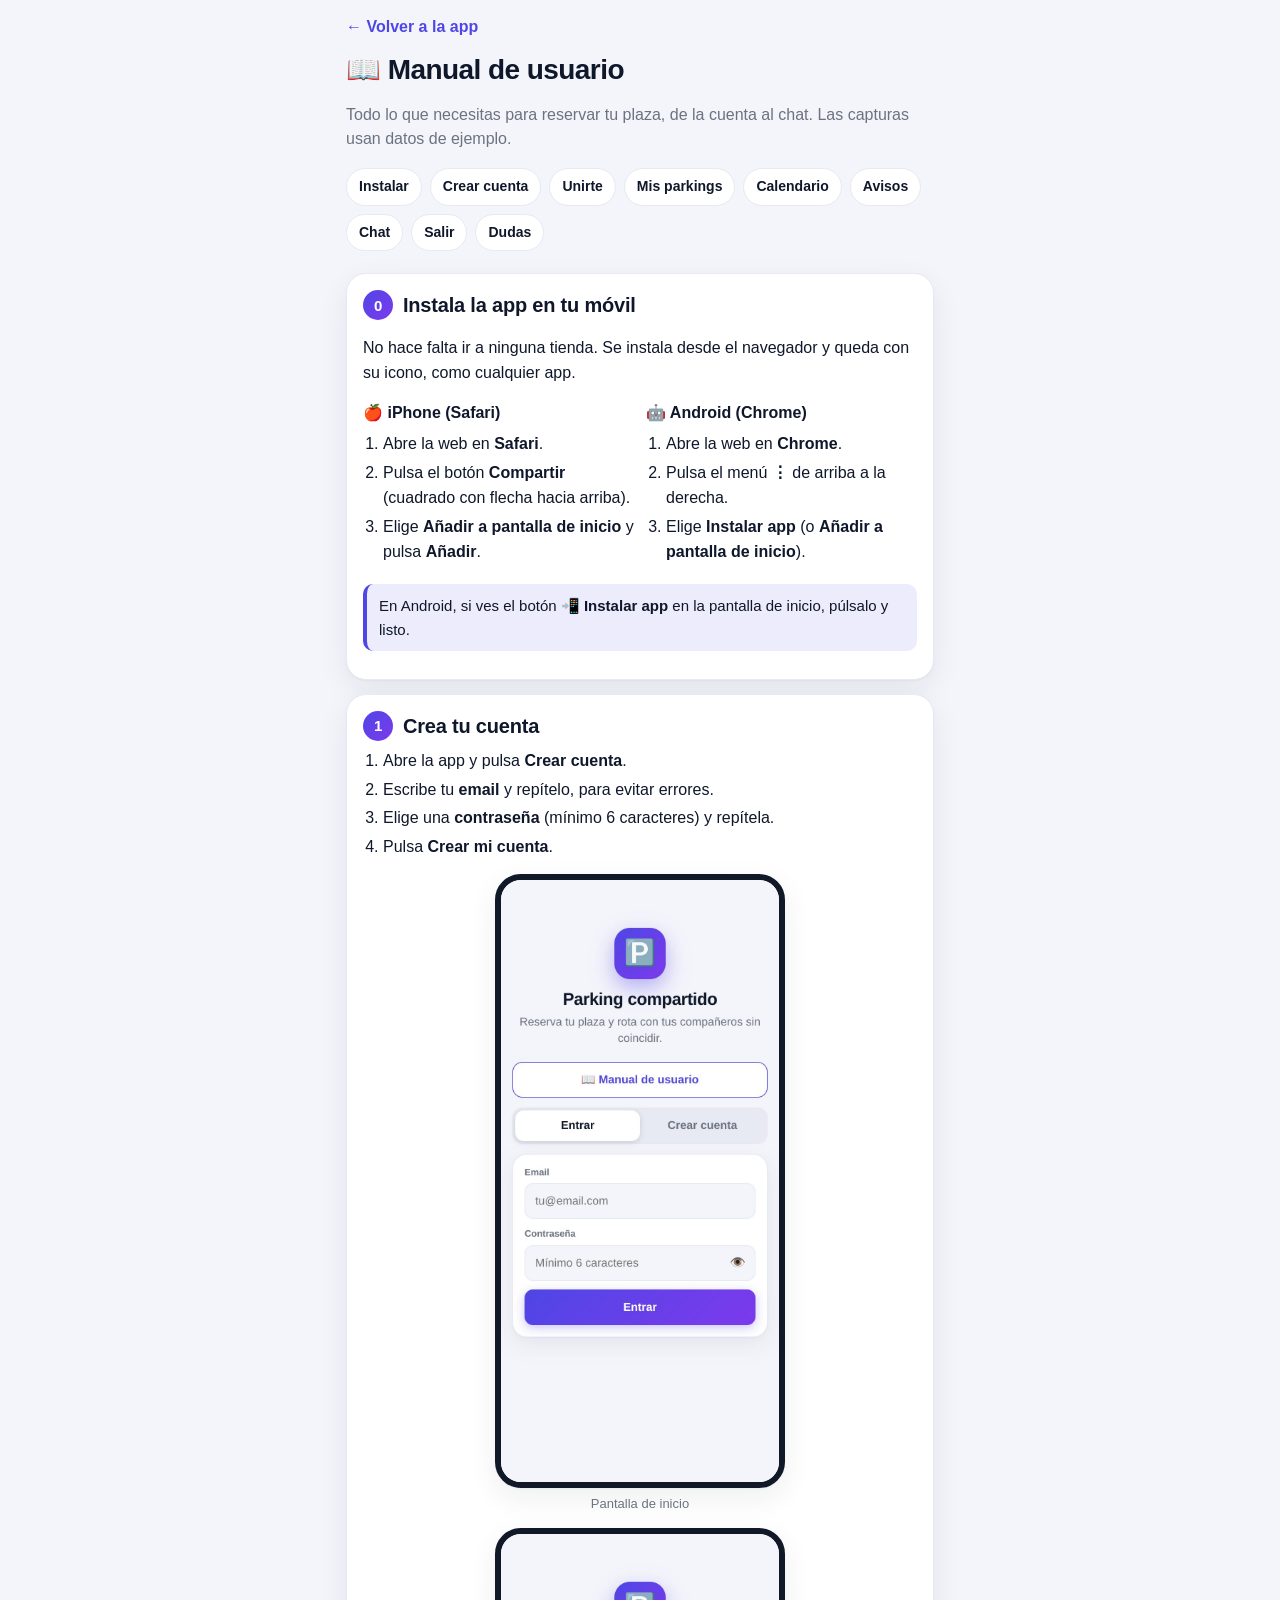
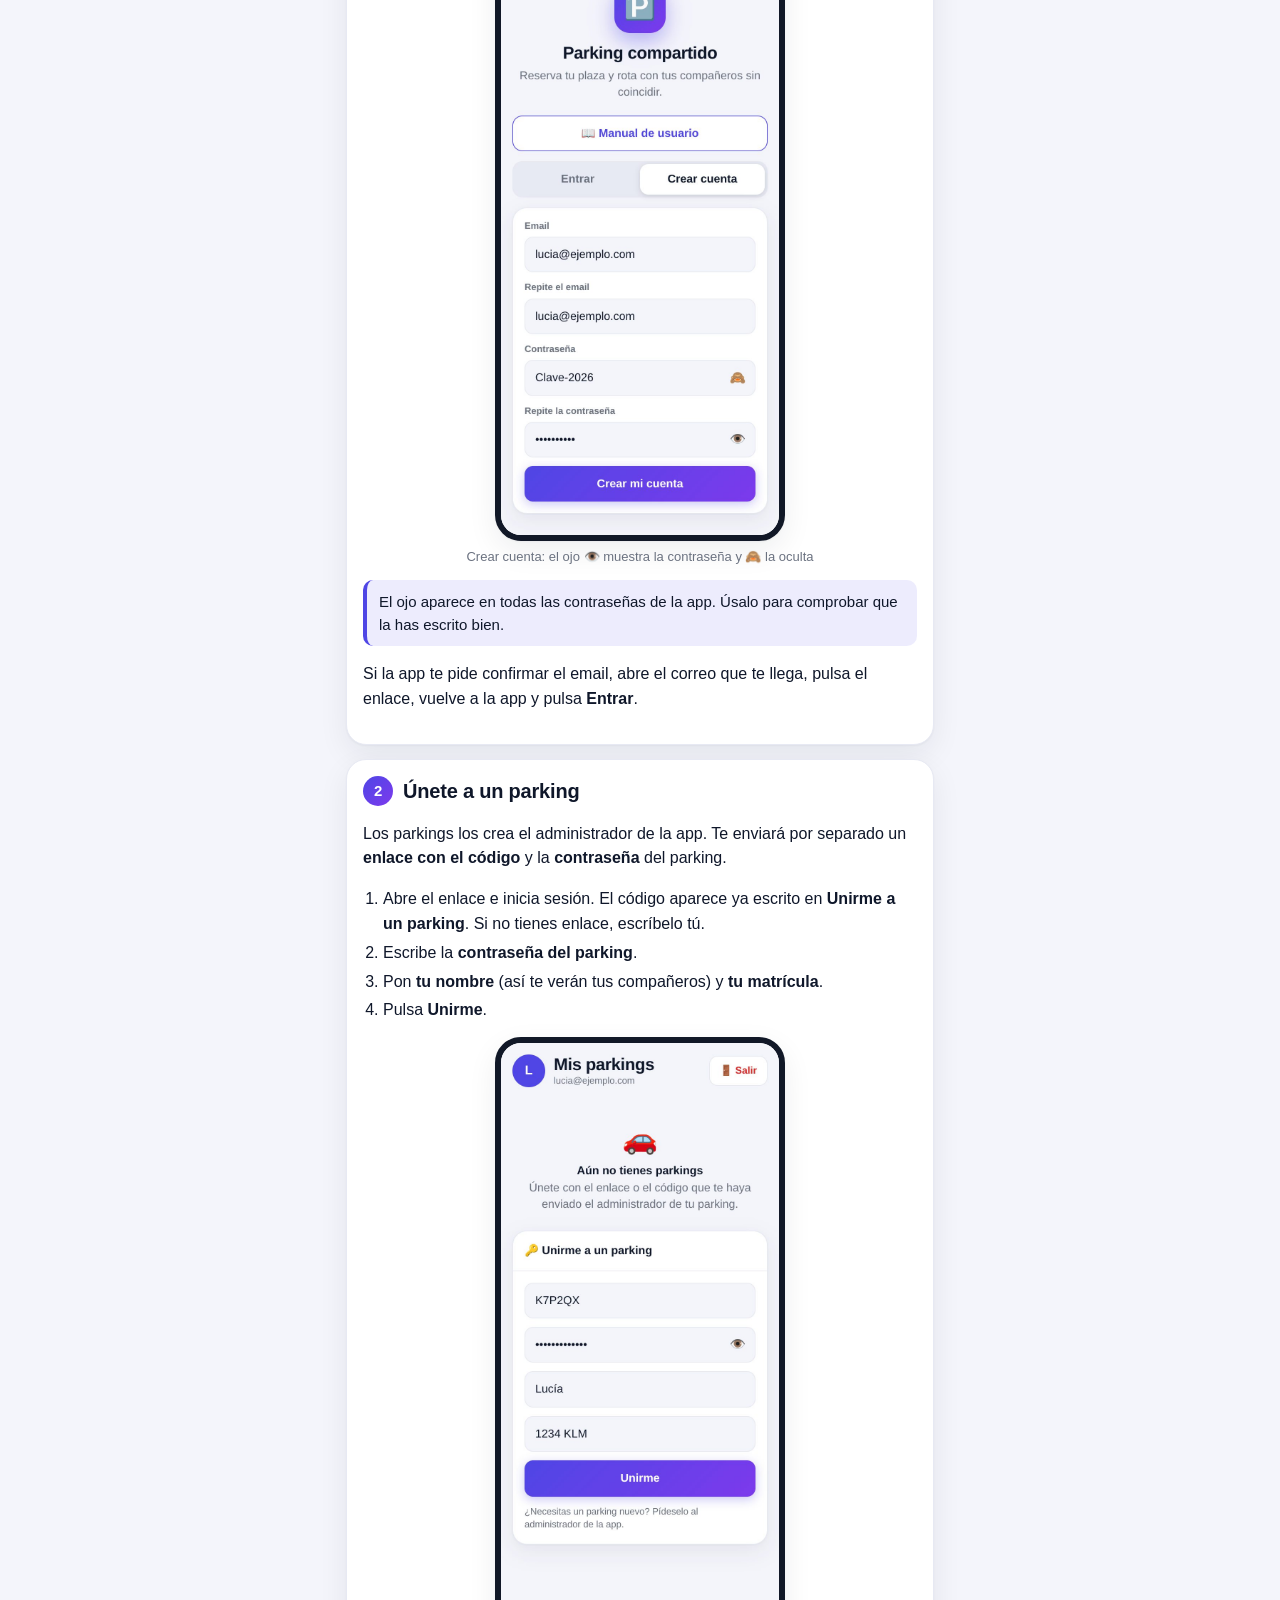
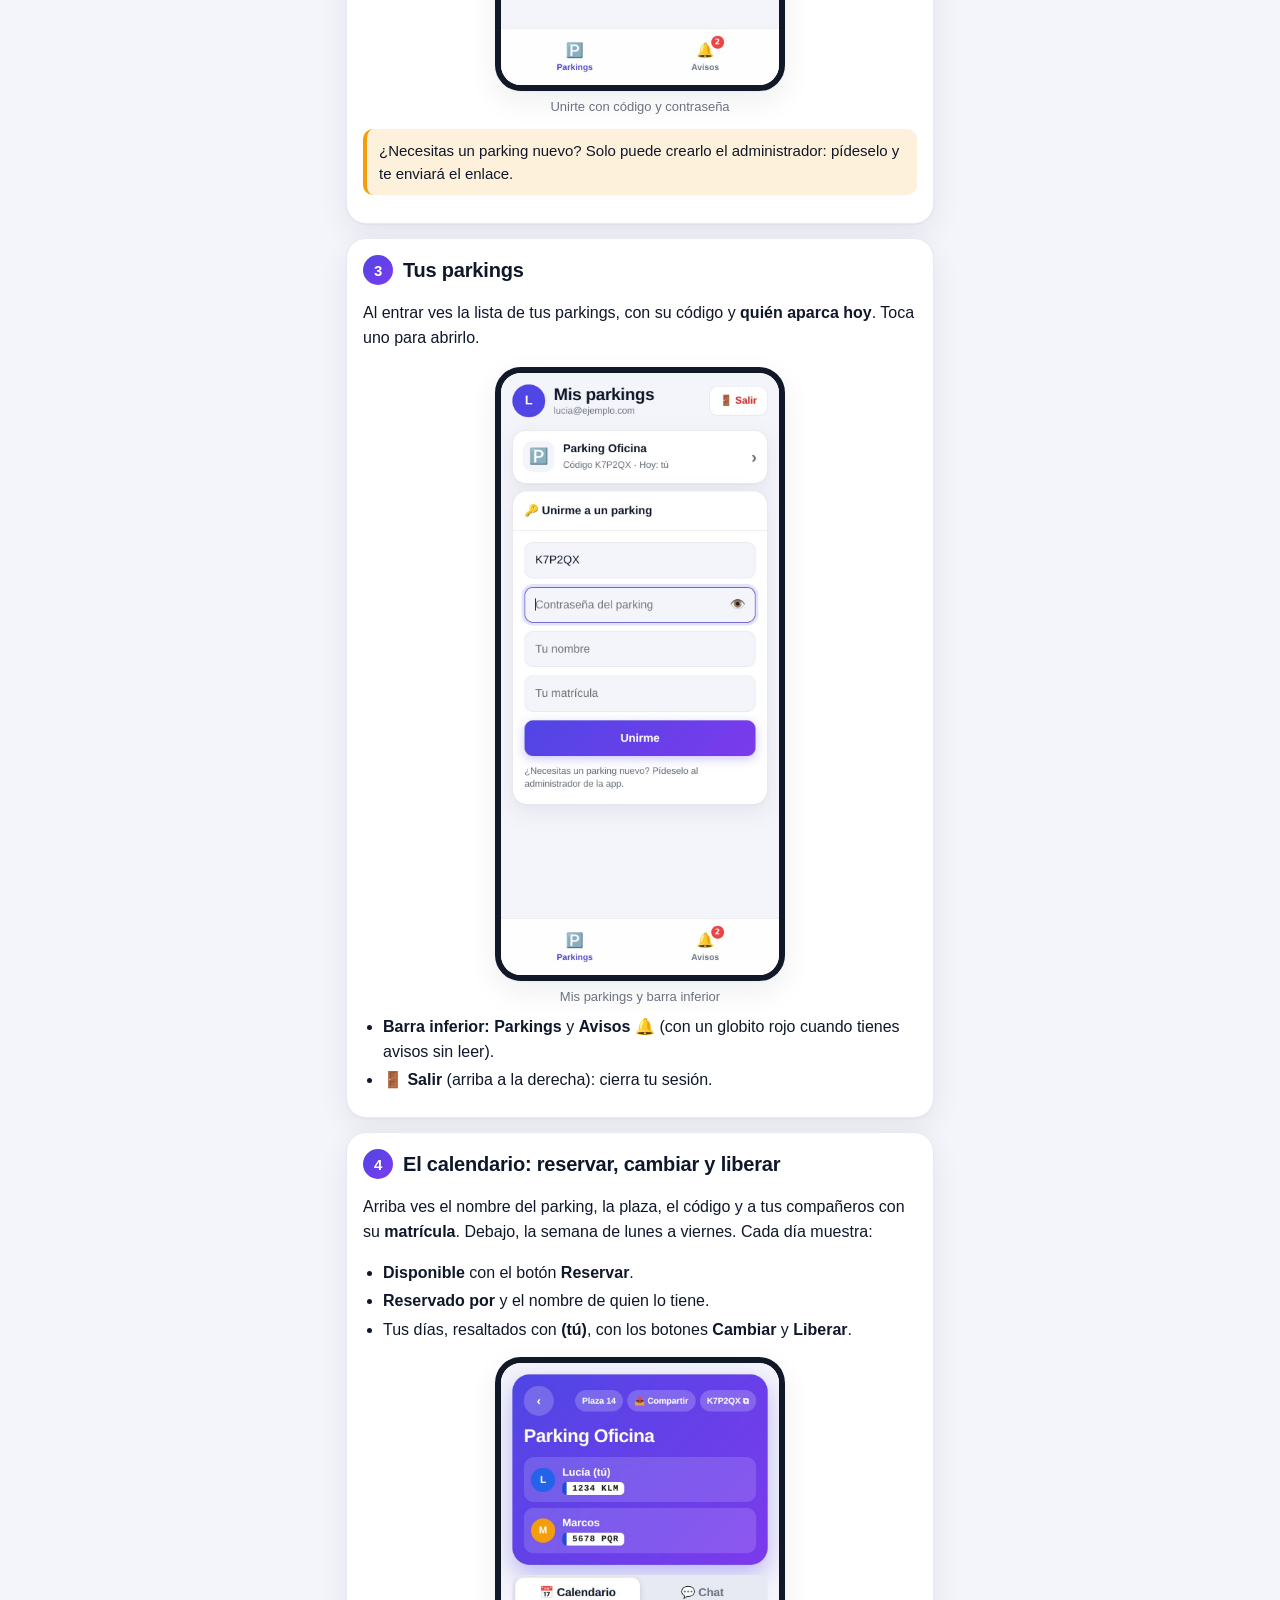
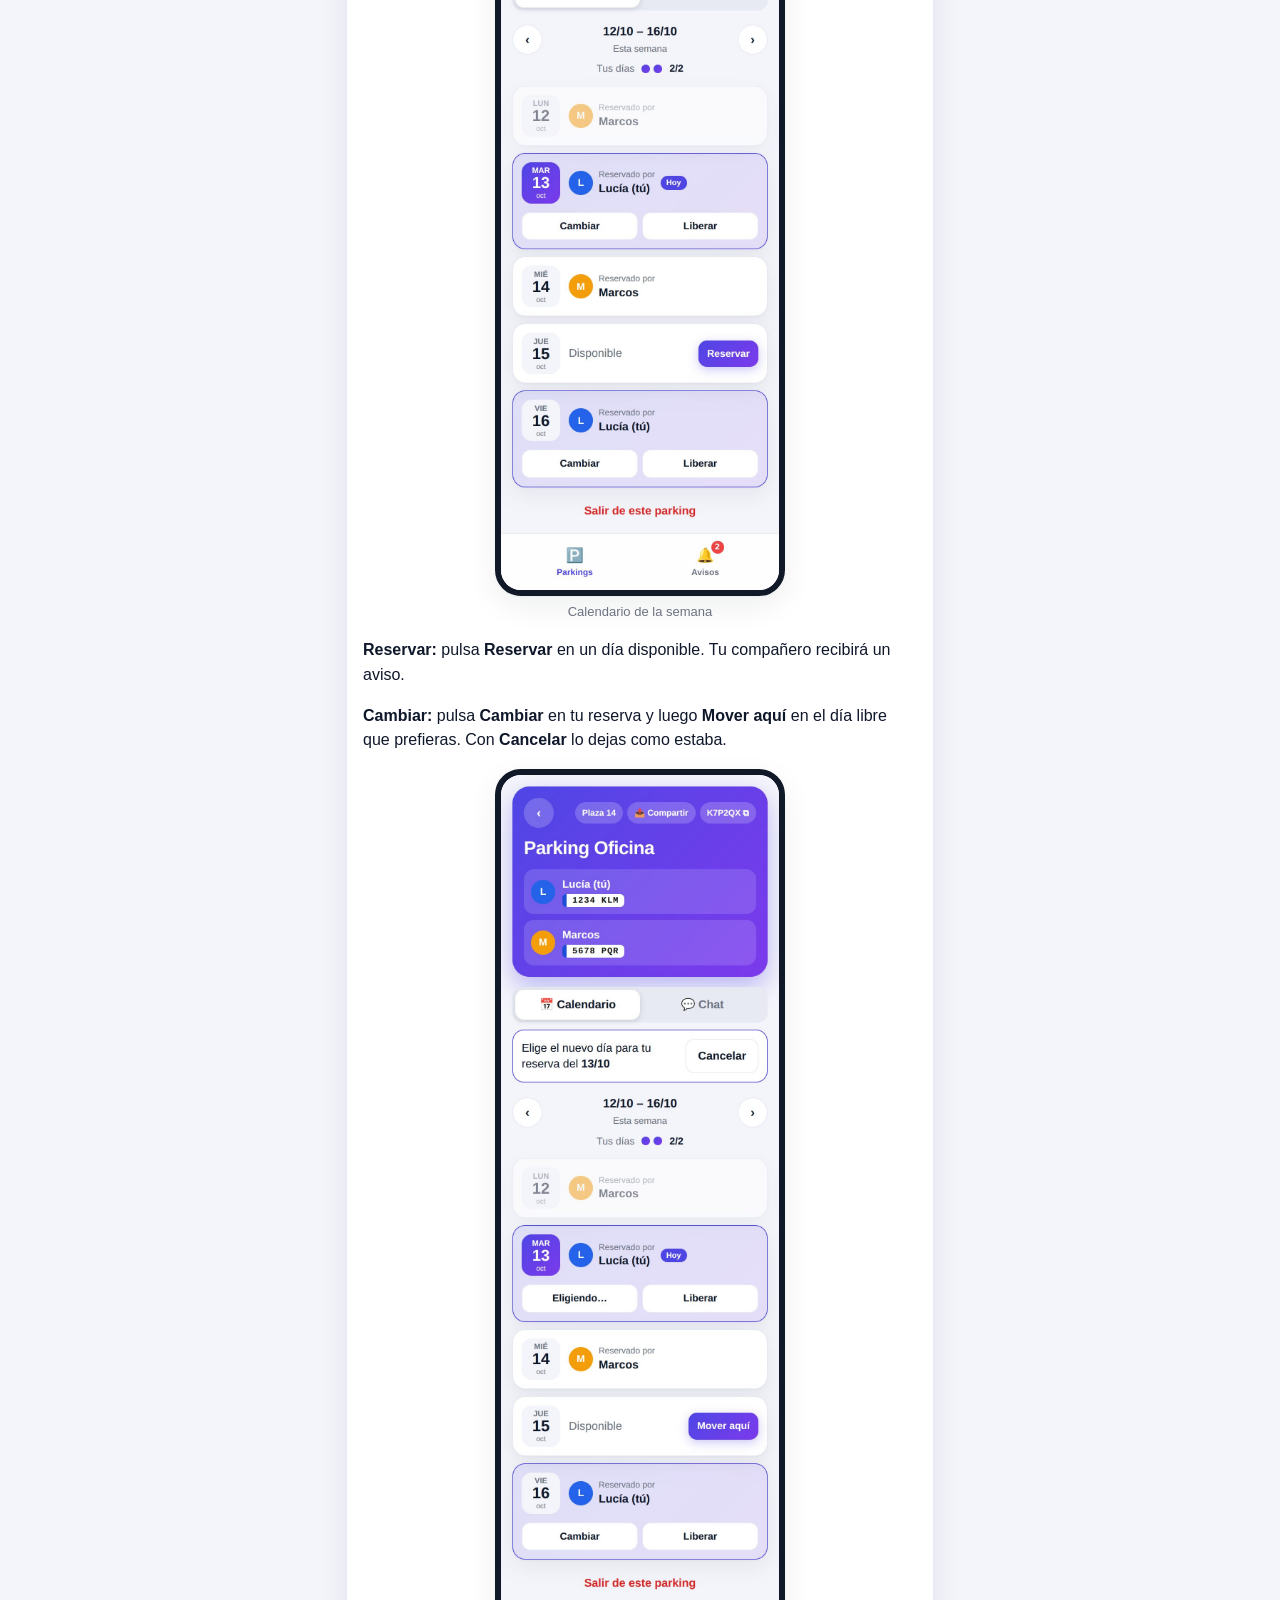
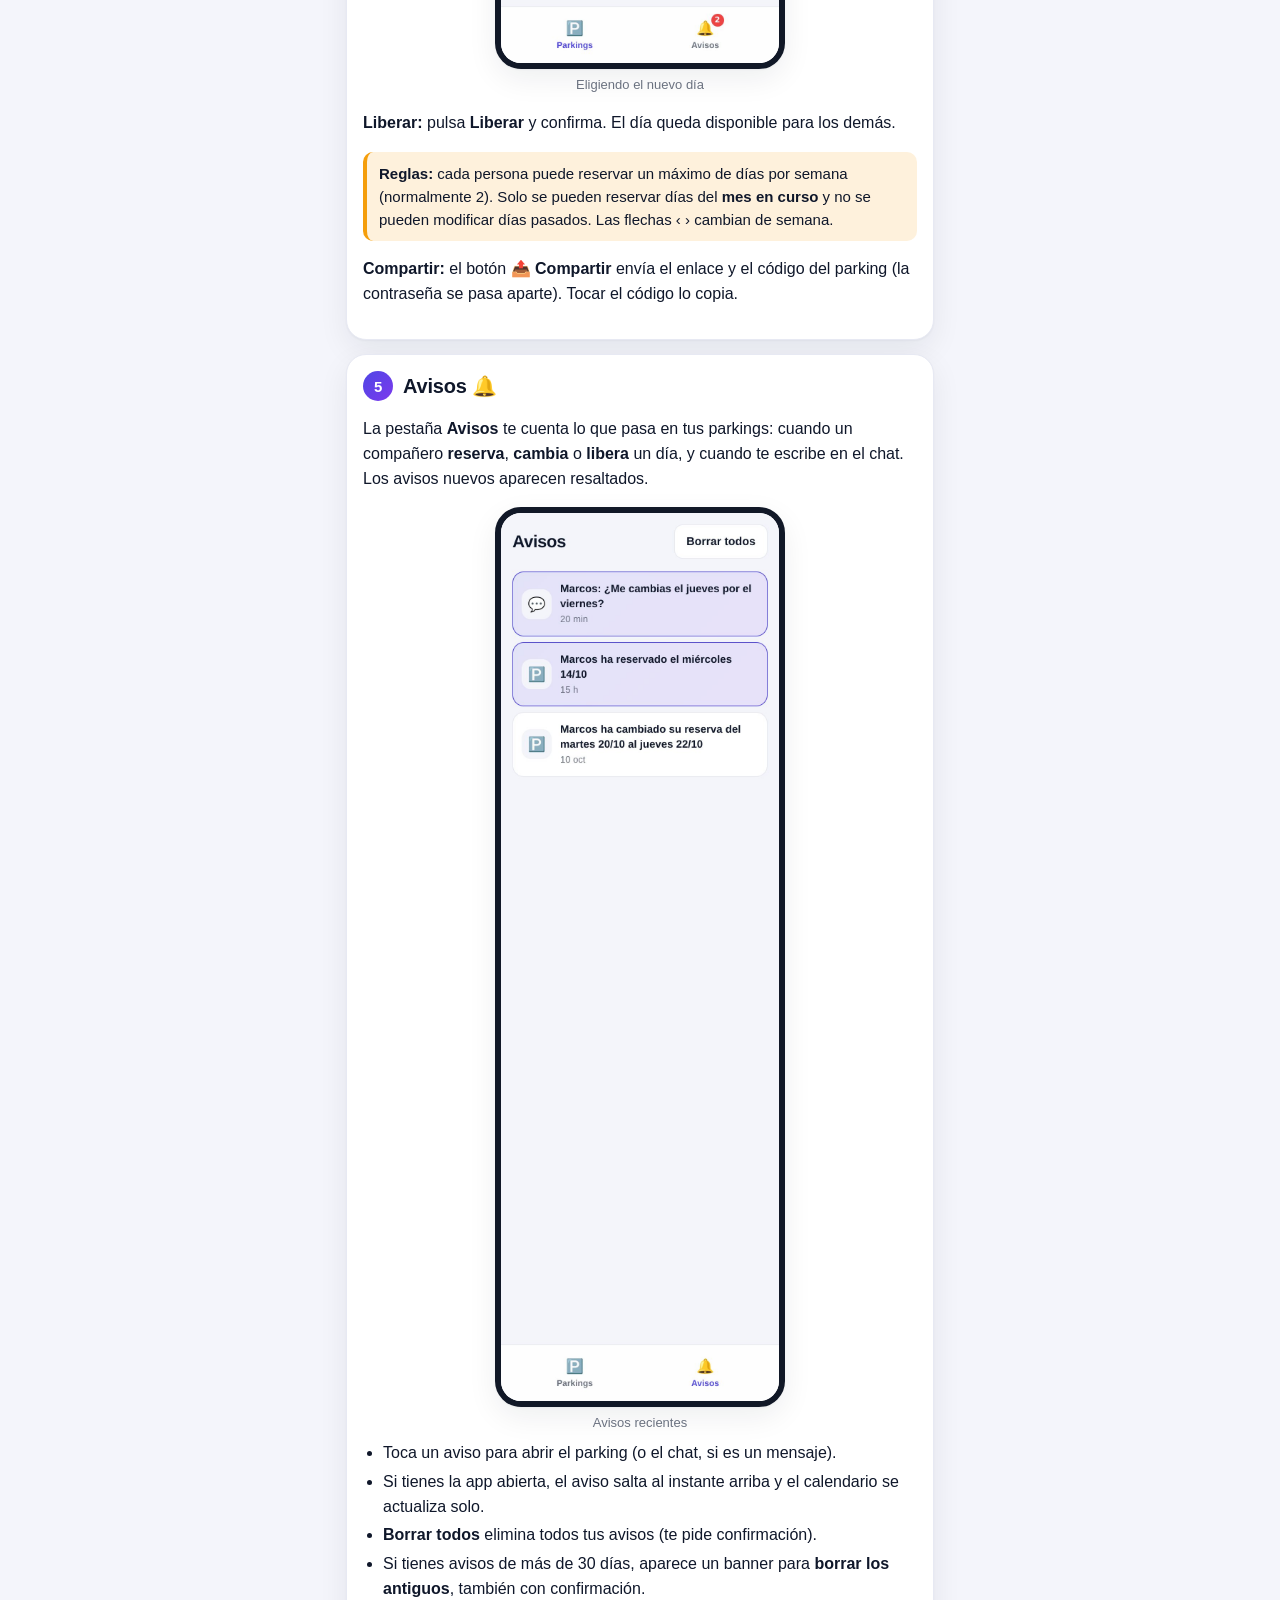
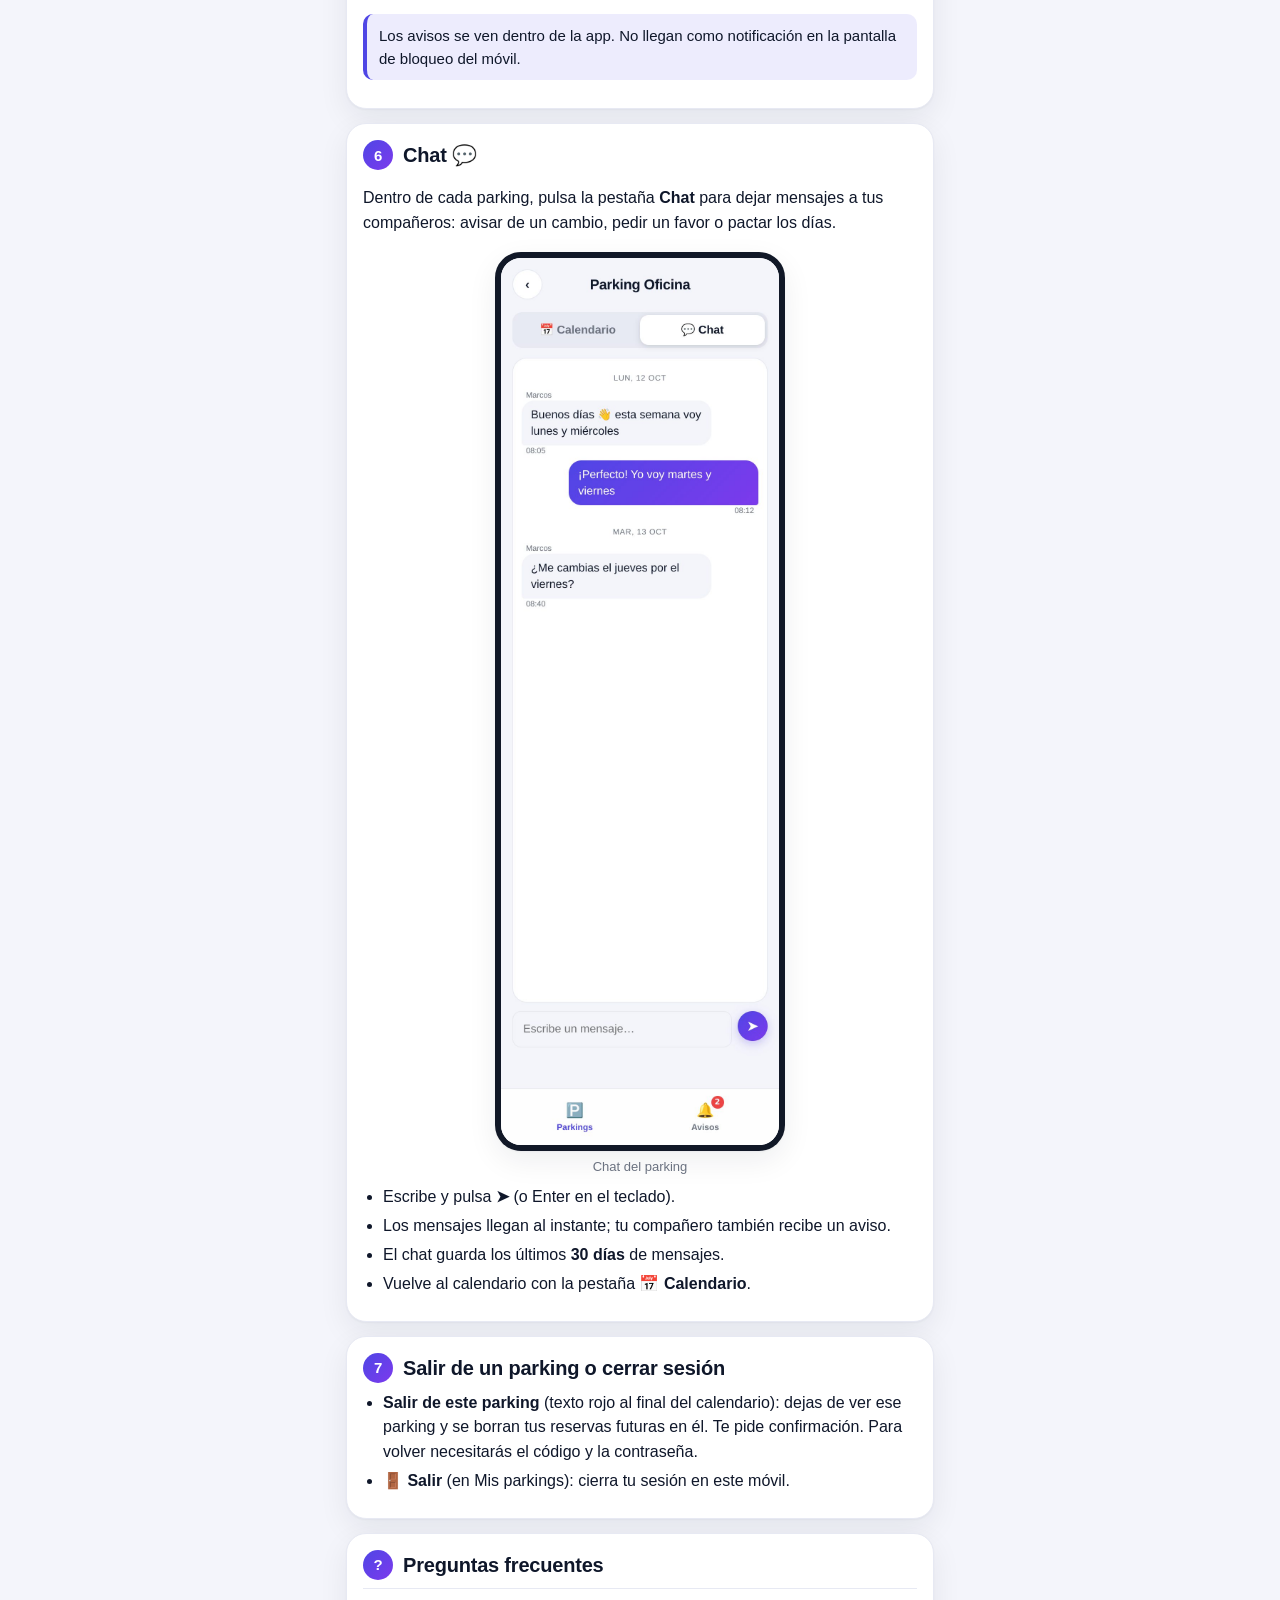
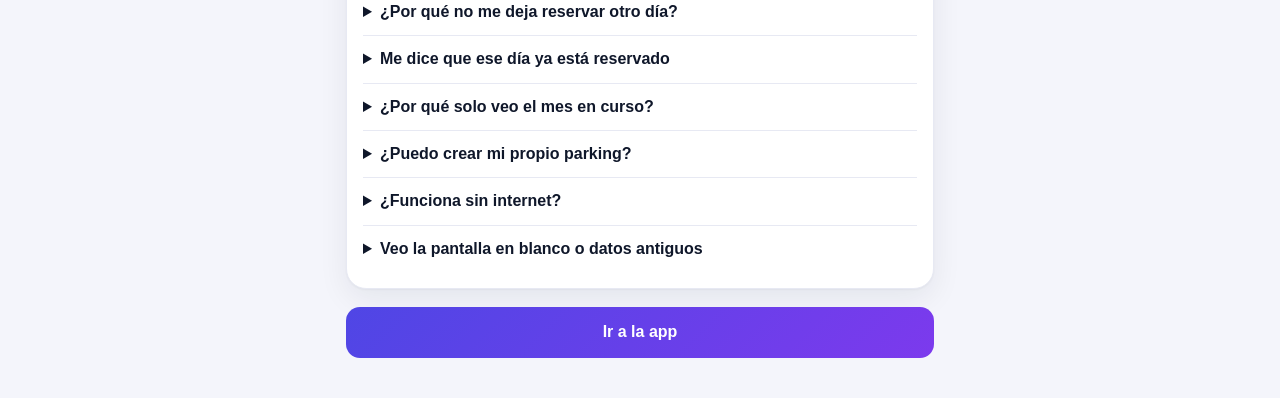
<file: manual.html>
<!DOCTYPE html>
<html lang="es"><head>
<meta charset="utf-8">
<meta name="viewport" content="width=device-width,initial-scale=1,viewport-fit=cover">
<meta name="theme-color" content="#4f46e5">
<title>Manual de usuario · Parking compartido</title>
<link rel="icon" href="icon.svg" type="image/svg+xml">
<link rel="stylesheet" href="styles.css">
<style>
.m{max-width:620px;margin:0 auto;padding:calc(16px + env(safe-area-inset-top)) 16px calc(40px + env(safe-area-inset-bottom))}
.m h1{font-size:28px;margin:6px 0 6px}.m h2{font-size:20px;text-transform:none;letter-spacing:-.01em;color:var(--tx);margin:0 0 8px;display:flex;align-items:center;gap:10px}
.m p,.m li{line-height:1.55}.m ul,.m ol{padding-left:20px;margin:8px 0}.m li{margin:4px 0}
.back{display:inline-block;margin:0 0 10px;color:var(--pri);font-weight:700;text-decoration:none}
.toc{display:flex;flex-wrap:wrap;gap:8px;margin:16px 0 22px}
.toc a{padding:8px 12px;border-radius:99px;background:var(--card);border:1px solid var(--ln);color:var(--tx);text-decoration:none;font-size:14px;font-weight:600}
.n{flex:none;width:30px;height:30px;border-radius:50%;background:var(--grad);color:#fff;display:inline-grid;place-items:center;font-size:15px;font-weight:700}
.shot{display:block;width:100%;max-width:290px;height:auto;margin:14px auto 6px;border-radius:26px;border:6px solid #111827;box-shadow:var(--sh)}
.cap{text-align:center;color:var(--mut);font-size:13px;margin:0 0 8px}
.tip{background:rgba(79,70,229,.1);border-left:4px solid var(--pri);border-radius:10px;padding:10px 12px;margin:12px 0;font-size:15px}
.warn{background:rgba(245,158,11,.14);border-left:4px solid #f59e0b;border-radius:10px;padding:10px 12px;margin:12px 0;font-size:15px}
.two{display:grid;gap:12px}@media(min-width:560px){.two{grid-template-columns:1fr 1fr}}
details{border-top:1px solid var(--ln);padding:12px 0}details summary{font-weight:700;cursor:pointer}details p{margin:8px 0 0;color:var(--mut)}
.btn{display:block;text-align:center;margin-top:18px;padding:14px;border-radius:14px;background:var(--grad);color:#fff;font-weight:700;text-decoration:none}
</style></head><body>
<div class="m">
<a class="back" href="index.html">← Volver a la app</a>
<h1>📖 Manual de usuario</h1>
<p class="mut">Todo lo que necesitas para reservar tu plaza, de la cuenta al chat. Las capturas usan datos de ejemplo.</p>
<nav class="toc">
<a href="#instalar">Instalar</a><a href="#cuenta">Crear cuenta</a><a href="#unirse">Unirte</a><a href="#parkings">Mis parkings</a><a href="#calendario">Calendario</a><a href="#avisos">Avisos</a><a href="#chat">Chat</a><a href="#salir">Salir</a><a href="#faq">Dudas</a>
</nav>

<section class="card" id="instalar"><h2><span class="n">0</span>Instala la app en tu móvil</h2>
<p>No hace falta ir a ninguna tienda. Se instala desde el navegador y queda con su icono, como cualquier app.</p>
<div class="two">
<div><b>🍎 iPhone (Safari)</b><ol><li>Abre la web en <b>Safari</b>.</li><li>Pulsa el botón <b>Compartir</b> (cuadrado con flecha hacia arriba).</li><li>Elige <b>Añadir a pantalla de inicio</b> y pulsa <b>Añadir</b>.</li></ol></div>
<div><b>🤖 Android (Chrome)</b><ol><li>Abre la web en <b>Chrome</b>.</li><li>Pulsa el menú <b>⋮</b> de arriba a la derecha.</li><li>Elige <b>Instalar app</b> (o <b>Añadir a pantalla de inicio</b>).</li></ol></div>
</div>
<p class="tip">En Android, si ves el botón <b>📲 Instalar app</b> en la pantalla de inicio, púlsalo y listo.</p></section>

<section class="card" id="cuenta"><h2><span class="n">1</span>Crea tu cuenta</h2>
<ol><li>Abre la app y pulsa <b>Crear cuenta</b>.</li><li>Escribe tu <b>email</b> y repítelo, para evitar errores.</li><li>Elige una <b>contraseña</b> (mínimo 6 caracteres) y repítela.</li><li>Pulsa <b>Crear mi cuenta</b>.</li></ol>
<img class="shot" src="img/manual/01-inicio.jpg" alt="Pantalla de inicio con el botón Manual de usuario" loading="lazy"><p class="cap">Pantalla de inicio</p>
<img class="shot" src="img/manual/02-registro.jpg" alt="Formulario de crear cuenta" loading="lazy"><p class="cap">Crear cuenta: el ojo 👁️ muestra la contraseña y 🙈 la oculta</p>
<p class="tip">El ojo aparece en todas las contraseñas de la app. Úsalo para comprobar que la has escrito bien.</p>
<p>Si la app te pide confirmar el email, abre el correo que te llega, pulsa el enlace, vuelve a la app y pulsa <b>Entrar</b>.</p></section>

<section class="card" id="unirse"><h2><span class="n">2</span>Únete a un parking</h2>
<p>Los parkings los crea el administrador de la app. Te enviará por separado un <b>enlace con el código</b> y la <b>contraseña</b> del parking.</p>
<ol><li>Abre el enlace e inicia sesión. El código aparece ya escrito en <b>Unirme a un parking</b>. Si no tienes enlace, escríbelo tú.</li><li>Escribe la <b>contraseña del parking</b>.</li><li>Pon <b>tu nombre</b> (así te verán tus compañeros) y <b>tu matrícula</b>.</li><li>Pulsa <b>Unirme</b>.</li></ol>
<img class="shot" src="img/manual/03-unirse.jpg" alt="Formulario para unirse a un parking" loading="lazy"><p class="cap">Unirte con código y contraseña</p>
<p class="warn">¿Necesitas un parking nuevo? Solo puede crearlo el administrador: pídeselo y te enviará el enlace.</p></section>

<section class="card" id="parkings"><h2><span class="n">3</span>Tus parkings</h2>
<p>Al entrar ves la lista de tus parkings, con su código y <b>quién aparca hoy</b>. Toca uno para abrirlo.</p>
<img class="shot" src="img/manual/04-mis-parkings.jpg" alt="Lista de Mis parkings" loading="lazy"><p class="cap">Mis parkings y barra inferior</p>
<ul><li><b>Barra inferior:</b> <b>Parkings</b> y <b>Avisos 🔔</b> (con un globito rojo cuando tienes avisos sin leer).</li><li><b>🚪 Salir</b> (arriba a la derecha): cierra tu sesión.</li></ul></section>

<section class="card" id="calendario"><h2><span class="n">4</span>El calendario: reservar, cambiar y liberar</h2>
<p>Arriba ves el nombre del parking, la plaza, el código y a tus compañeros con su <b>matrícula</b>. Debajo, la semana de lunes a viernes. Cada día muestra:</p>
<ul><li><b>Disponible</b> con el botón <b>Reservar</b>.</li><li><b>Reservado por</b> y el nombre de quien lo tiene.</li><li>Tus días, resaltados con <b>(tú)</b>, con los botones <b>Cambiar</b> y <b>Liberar</b>.</li></ul>
<img class="shot" src="img/manual/05-calendario.jpg" alt="Calendario semanal del parking" loading="lazy"><p class="cap">Calendario de la semana</p>
<p><b>Reservar:</b> pulsa <b>Reservar</b> en un día disponible. Tu compañero recibirá un aviso.</p>
<p><b>Cambiar:</b> pulsa <b>Cambiar</b> en tu reserva y luego <b>Mover aquí</b> en el día libre que prefieras. Con <b>Cancelar</b> lo dejas como estaba.</p>
<img class="shot" src="img/manual/06-cambiar.jpg" alt="Cambiar una reserva a otro día" loading="lazy"><p class="cap">Eligiendo el nuevo día</p>
<p><b>Liberar:</b> pulsa <b>Liberar</b> y confirma. El día queda disponible para los demás.</p>
<p class="warn"><b>Reglas:</b> cada persona puede reservar un máximo de días por semana (normalmente 2). Solo se pueden reservar días del <b>mes en curso</b> y no se pueden modificar días pasados. Las flechas ‹ › cambian de semana.</p>
<p><b>Compartir:</b> el botón <b>📤 Compartir</b> envía el enlace y el código del parking (la contraseña se pasa aparte). Tocar el código lo copia.</p></section>

<section class="card" id="avisos"><h2><span class="n">5</span>Avisos 🔔</h2>
<p>La pestaña <b>Avisos</b> te cuenta lo que pasa en tus parkings: cuando un compañero <b>reserva</b>, <b>cambia</b> o <b>libera</b> un día, y cuando te escribe en el chat. Los avisos nuevos aparecen resaltados.</p>
<img class="shot" src="img/manual/07-avisos.jpg" alt="Lista de avisos" loading="lazy"><p class="cap">Avisos recientes</p>
<ul><li>Toca un aviso para abrir el parking (o el chat, si es un mensaje).</li><li>Si tienes la app abierta, el aviso salta al instante arriba y el calendario se actualiza solo.</li><li><b>Borrar todos</b> elimina todos tus avisos (te pide confirmación).</li><li>Si tienes avisos de más de 30 días, aparece un banner para <b>borrar los antiguos</b>, también con confirmación.</li></ul>
<p class="tip">Los avisos se ven dentro de la app. No llegan como notificación en la pantalla de bloqueo del móvil.</p></section>

<section class="card" id="chat"><h2><span class="n">6</span>Chat 💬</h2>
<p>Dentro de cada parking, pulsa la pestaña <b>Chat</b> para dejar mensajes a tus compañeros: avisar de un cambio, pedir un favor o pactar los días.</p>
<img class="shot" src="img/manual/08-chat.jpg" alt="Chat del parking" loading="lazy"><p class="cap">Chat del parking</p>
<ul><li>Escribe y pulsa <b>➤</b> (o Enter en el teclado).</li><li>Los mensajes llegan al instante; tu compañero también recibe un aviso.</li><li>El chat guarda los últimos <b>30 días</b> de mensajes.</li><li>Vuelve al calendario con la pestaña <b>📅 Calendario</b>.</li></ul></section>

<section class="card" id="salir"><h2><span class="n">7</span>Salir de un parking o cerrar sesión</h2>
<ul><li><b>Salir de este parking</b> (texto rojo al final del calendario): dejas de ver ese parking y se borran tus reservas futuras en él. Te pide confirmación. Para volver necesitarás el código y la contraseña.</li><li><b>🚪 Salir</b> (en Mis parkings): cierra tu sesión en este móvil.</li></ul></section>

<section class="card" id="faq"><h2><span class="n">?</span>Preguntas frecuentes</h2>
<details><summary>¿Por qué no me deja reservar otro día?</summary><p>Has llegado al máximo de días de esa semana (lo ves en "Tus días", por ejemplo 2/2). Libera uno si quieres reservar otro.</p></details>
<details><summary>Me dice que ese día ya está reservado</summary><p>Tu compañero lo reservó un instante antes. Elige otro día disponible.</p></details>
<details><summary>¿Por qué solo veo el mes en curso?</summary><p>La app guarda un historial corto para ir rápida. Los días de otros meses aparecen atenuados como "Fuera de este mes".</p></details>
<details><summary>¿Puedo crear mi propio parking?</summary><p>Solo el administrador puede crearlos. Pídeselo y te enviará el enlace y la contraseña.</p></details>
<details><summary>¿Funciona sin internet?</summary><p>La app se abre, pero necesita conexión para ver y cambiar las reservas.</p></details>
<details><summary>Veo la pantalla en blanco o datos antiguos</summary><p>Cierra la app del todo y vuelve a abrirla. Si sigue igual, recarga la página desde el navegador.</p></details>
</section>
<a class="btn" href="index.html">Ir a la app</a>
</div>
</body></html>
</file>
<file: styles.css>
:root{--bg:#f4f5fb;--card:#fff;--tx:#0f172a;--mut:#6b7280;--ln:#e7e9f3;--pri:#4f46e5;--grad:linear-gradient(135deg,#4f46e5,#7c3aed);--sh:0 1px 2px rgba(15,23,42,.04),0 10px 30px rgba(15,23,42,.07)}
@media(prefers-color-scheme:dark){:root{--bg:#0a0c14;--card:#141826;--tx:#f1f3f9;--mut:#9aa3b5;--ln:#232a3d;--sh:0 10px 30px rgba(0,0,0,.4)}}
*{box-sizing:border-box;-webkit-tap-highlight-color:transparent}
body{margin:0;font:16px/1.4 -apple-system,BlinkMacSystemFont,"Segoe UI",Inter,Roboto,sans-serif;background:var(--bg);color:var(--tx);-webkit-font-smoothing:antialiased}
#app{max-width:520px;margin:0 auto;padding:calc(16px + env(safe-area-inset-top)) 16px calc(40px + env(safe-area-inset-bottom))}
.fade{animation:in .35s ease both}@keyframes in{from{opacity:0;transform:translateY(10px)}to{opacity:1;transform:none}}
h1{font-size:24px;line-height:1.15;margin:0;letter-spacing:-.02em}
h2{font-size:13px;margin:24px 0 10px;color:var(--mut);text-transform:uppercase;letter-spacing:.08em}
small,.sm{font-size:13px}.mut{color:var(--mut)}
.card{background:var(--card);border:1px solid var(--ln);border-radius:20px;padding:16px;margin-bottom:14px;box-shadow:var(--sh)}
label{display:block;font-size:13px;font-weight:600;margin:0 0 6px;color:var(--mut)}
input{width:100%;padding:13px 14px;margin-bottom:12px;border:1.5px solid var(--ln);border-radius:12px;background:var(--bg);color:var(--tx);font:inherit;transition:border-color .15s,box-shadow .15s}
input:focus{outline:0;border-color:var(--pri);box-shadow:0 0 0 4px rgba(79,70,229,.15)}
button{font:inherit;font-weight:600;border:0;border-radius:12px;padding:12px 16px;background:var(--grad);color:#fff;cursor:pointer;transition:transform .12s,opacity .15s;box-shadow:0 4px 14px rgba(79,70,229,.3)}
button:active{transform:scale(.96)}button:disabled{opacity:.55;pointer-events:none}
button.sec{background:var(--card);color:var(--tx);border:1px solid var(--ln);box-shadow:none}
button.full{width:100%;padding:14px}button.link{background:none;color:var(--pri);box-shadow:none;padding:4px}
button.ic{width:42px;height:42px;padding:0;font-size:18px;line-height:1;border-radius:50%;flex:none}
.row{display:flex;gap:8px;align-items:center;justify-content:space-between}
.auth{text-align:center;padding-top:6vh}.auth .card{text-align:left}
.logo{width:72px;height:72px;margin:0 auto 14px;border-radius:22px;background:var(--grad);display:grid;place-items:center;font-size:36px;box-shadow:0 12px 30px rgba(79,70,229,.4)}
.sub{color:var(--mut);margin:8px 0 22px}
.tabs{display:flex;background:var(--ln);border-radius:14px;padding:4px;margin-bottom:14px}
.tabs button{flex:1;background:none;color:var(--mut);box-shadow:none;padding:10px}
.tabs button.on{background:var(--card);color:var(--tx);box-shadow:0 2px 8px rgba(0,0,0,.12)}
.top{display:flex;justify-content:space-between;align-items:center;margin-bottom:18px;gap:8px}.top>.row{min-width:0}.acts{display:flex;gap:8px}
.av{width:34px;height:34px;border-radius:50%;display:inline-grid;place-items:center;color:#fff;font-weight:700;font-size:14px;flex:none}
.av.lg{width:46px;height:46px;font-size:18px}
button.pk{display:flex;width:100%;align-items:center;gap:12px;text-align:left;background:var(--card);color:var(--tx);border:1px solid var(--ln);box-shadow:var(--sh);padding:14px;margin-bottom:10px;border-radius:18px}
.pk .pico{width:44px;height:44px;border-radius:14px;background:var(--bg);display:grid;place-items:center;font-size:22px}
.pk b{display:block}.pk small{color:var(--mut);font-weight:500}.pk .chev{margin-left:auto;color:var(--mut);font-size:24px}
.empty{text-align:center;padding:26px 16px;color:var(--mut)}.empty div{font-size:40px}.empty b{display:block;color:var(--tx);margin:6px 0 2px}
details.acc{padding:0}details.acc summary{padding:16px;font-weight:600;cursor:pointer;list-style:none}
details.acc summary::-webkit-details-marker{display:none}
details.acc[open] summary{border-bottom:1px solid var(--ln)}details.acc>div{padding:16px 16px 4px}
.hero{background:var(--grad);color:#fff;border-radius:24px;padding:16px;margin-bottom:6px;box-shadow:0 14px 34px rgba(79,70,229,.35)}
.hero h1{margin:14px 0;font-size:26px}
button.ghost,button.chip{background:rgba(255,255,255,.2);color:#fff;box-shadow:none}
.chips{display:flex;gap:8px;flex-wrap:wrap;justify-content:flex-end}
.chip{display:inline-block;padding:8px 12px;border-radius:99px;font-size:13px;font-weight:600}
.people{display:grid;gap:8px}.pp{display:flex;align-items:center;gap:10px;background:rgba(255,255,255,.14);padding:10px;border-radius:14px}
.pp b{display:block;font-size:15px}
.plate{display:inline-block;font:700 12px ui-monospace,Menlo,monospace;letter-spacing:.08em;padding:2px 8px;border-radius:6px;background:#fff;color:#111;border-left:6px solid #1d4ed8;margin-top:3px}
.wk{display:flex;align-items:center;justify-content:space-between;margin:18px 0 8px}
.wk div{text-align:center}.wk b{display:block;font-size:17px}.wk small{color:var(--mut)}
.use{display:flex;align-items:center;gap:10px;justify-content:center;margin-bottom:14px;color:var(--mut);font-size:14px}
.dots{display:flex;gap:5px}.dots i{width:12px;height:12px;border-radius:50%;background:var(--ln)}.dots i.on{background:var(--grad)}.use b{color:var(--tx)}
.day{display:flex;align-items:center;gap:12px;padding:12px;border:1px solid var(--ln);border-radius:18px;margin-bottom:10px;background:var(--card);box-shadow:var(--sh)}
.day.today{border-color:var(--pri)}.day.past{opacity:.5}
.day.mine{background:linear-gradient(135deg,rgba(79,70,229,.12),rgba(124,58,237,.12));border-color:var(--pri)}
.dt{width:54px;height:58px;border-radius:14px;background:var(--bg);display:flex;flex-direction:column;align-items:center;justify-content:center;flex:none;line-height:1.1}
.dt small{text-transform:uppercase;color:var(--mut);font-weight:700;font-size:11px}.dt b{font-size:22px}.dt i{font-style:normal;font-size:10px;color:var(--mut)}
.today .dt{background:var(--grad);color:#fff}.today .dt small,.today .dt i{color:#fff}
.st{flex:1;min-width:0;display:flex;align-items:center;gap:8px;font-weight:600}
.st span.n{overflow:hidden;text-overflow:ellipsis;white-space:nowrap}.free{color:var(--mut);font-weight:500}
.hoy{font-style:normal;font-size:11px;background:var(--pri);color:#fff;border-radius:99px;padding:2px 8px}
.act{display:flex;gap:6px}.act button{padding:9px 12px;font-size:14px}
.banner{background:var(--card);border:1.5px solid var(--pri);border-radius:16px;padding:12px;margin:10px 0}
.mem{display:flex;align-items:center;gap:8px;margin:8px 0}.mem .mut{flex:1}
.skel{height:72px;border-radius:18px;margin-bottom:10px;background:linear-gradient(90deg,var(--ln) 25%,var(--card) 50%,var(--ln) 75%);background-size:200% 100%;animation:sh 1.2s infinite}
@keyframes sh{to{background-position:-200% 0}}
#toast{position:fixed;left:16px;right:16px;bottom:calc(20px + env(safe-area-inset-bottom));max-width:488px;margin:auto;background:#111827;color:#fff;padding:14px 16px;border-radius:14px;display:none;text-align:center;box-shadow:0 12px 30px rgba(0,0,0,.35);animation:in .25s ease;z-index:9}
#app{padding-bottom:calc(96px + env(safe-area-inset-bottom))}#toast{bottom:calc(84px + env(safe-area-inset-bottom))}
.bar{position:fixed;left:0;right:0;bottom:0;display:flex;justify-content:center;gap:8px;padding:8px 16px calc(8px + env(safe-area-inset-bottom));background:color-mix(in srgb,var(--card) 90%,transparent);backdrop-filter:blur(14px);border-top:1px solid var(--ln);z-index:5}
.bar button{flex:1;max-width:240px;display:flex;flex-direction:column;align-items:center;gap:2px;padding:8px;font-size:12px;background:none;color:var(--mut);box-shadow:none;position:relative}
.bar button span{font-size:20px}.bar button.on{color:var(--pri)}
.bdg{position:absolute;top:2px;left:calc(50% + 8px);min-width:18px;height:18px;border-radius:9px;background:#ef4444;color:#fff;font:700 11px/18px system-ui;font-style:normal;text-align:center;padding:0 5px}.bdg[hidden]{display:none}
button.out{color:#dc2626;font-size:14px;padding:10px 14px}
button.nt{display:flex;width:100%;align-items:center;gap:12px;text-align:left;background:var(--card);color:var(--tx);border:1px solid var(--ln);box-shadow:none;padding:12px;margin-bottom:8px;border-radius:16px}
button.nt.new{border-color:var(--pri);background:linear-gradient(135deg,rgba(79,70,229,.1),rgba(124,58,237,.1))}
.nt .pico{width:42px;height:42px;border-radius:13px;background:var(--bg);display:grid;place-items:center;font-size:20px;flex:none}
.nt b{display:block;font-size:15px}.nt small{color:var(--mut);font-weight:500}
.chat{height:calc(100dvh - 340px);min-height:260px;overflow-y:auto;padding:12px;margin:12px 0;background:var(--card);border:1px solid var(--ln);border-radius:20px;display:flex;flex-direction:column;gap:6px}
.msg{max-width:80%;align-self:flex-start}.msg.me{align-self:flex-end;text-align:right}.msg small{color:var(--mut);font-size:11px;display:block;padding:0 6px}
.bub{display:inline-block;background:var(--bg);padding:9px 13px;border-radius:18px 18px 18px 4px;text-align:left;white-space:pre-wrap;word-break:break-word}
.me .bub{background:var(--grad);color:#fff;border-radius:18px 18px 4px 18px}
.dsep{align-self:center;font-size:11px;color:var(--mut);text-transform:uppercase;letter-spacing:.06em;margin:8px 0 2px}
.cin{display:flex;gap:8px}.cin input{margin:0;flex:1}
.st .n small{display:block;color:var(--mut);font-weight:500;font-size:12px}.st .n b{display:block;overflow:hidden;text-overflow:ellipsis}
.pw{position:relative}.pw input{padding-right:50px}
button.eye{position:absolute;right:6px;top:6px;width:38px;height:38px;padding:0;background:none;box-shadow:none;color:var(--mut);font-size:18px;border-radius:10px}
button.eye:active{transform:none}
.btn-manual{display:block;margin:0 0 14px;padding:13px;border:1.5px solid var(--pri);border-radius:14px;color:var(--pri);font-weight:700;text-decoration:none;background:var(--card)}
.day{flex-wrap:wrap}.day.mine .act{width:100%;justify-content:flex-end}.day.mine .act button{flex:1}
.chip{padding:7px 10px;font-size:12px}.chips{gap:6px}
.hero .chip{background:rgba(255,255,255,.2);color:#fff}
</file>
